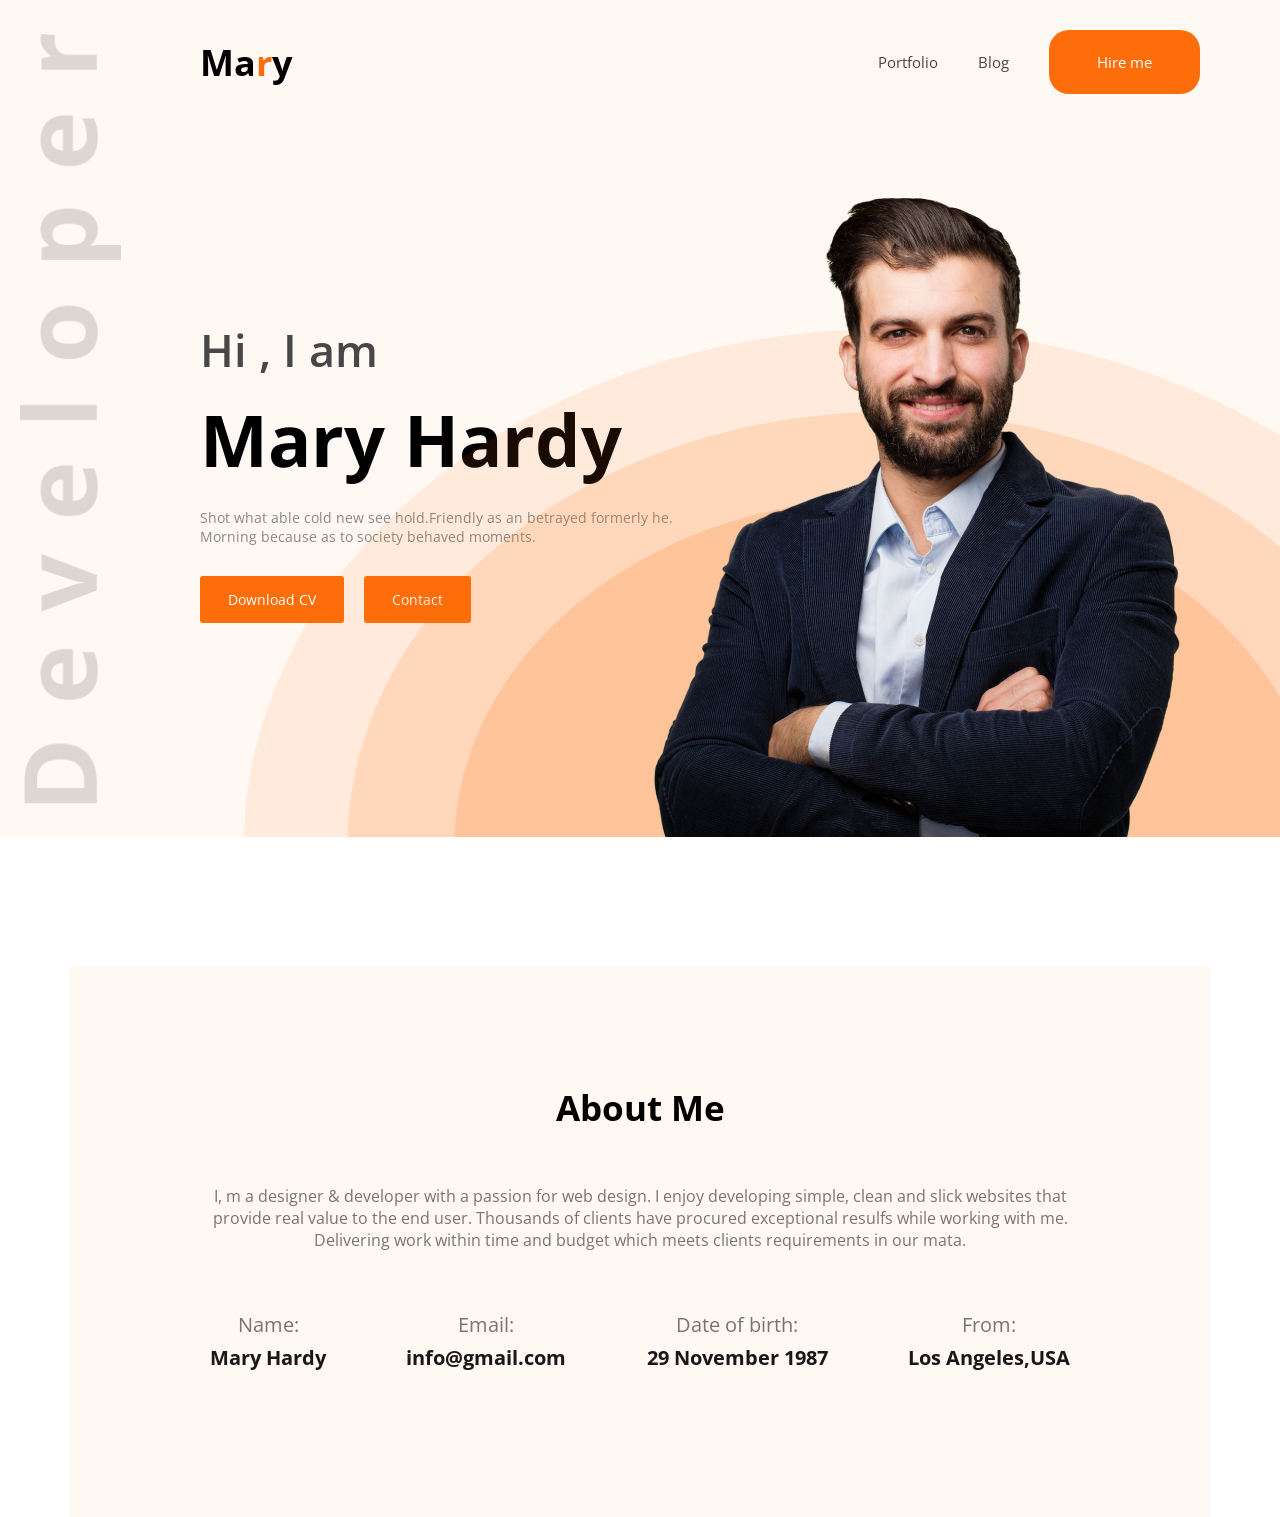
<file: index.html>
<!DOCTYPE html>
<head>
    <meta charset="UTF-8">
    <meta name="viewport" content="width=device-width, initial-scale=1.0">
    <title>Project</title>
    <link rel="stylesheet" href="style.css">
    <link rel="preconnect" href="https://fonts.googleapis.com">
<link rel="preconnect" href="https://fonts.gstatic.com" crossorigin>
<link href="https://fonts.googleapis.com/css2?family=Open+Sans:ital,wght@0,300..800;1,300..800&display=swap" rel="stylesheet">
</head>
<body>
<div class="hero-sec">
        <span class="dev">
        <img src="img/Developer.png" alt="developer"/>
        </span >
   
    <header class="header">
        <div class="header-left">
            <div class="logo">Ma<span>r</span>y</div>
    </div>
    <div class="header-right">
        <nav class="header-nav">
            <ul>
            <li><a href="#">Portfolio</a></li>
            <li><a href="#">Blog</a></li>
            <li><a href="#" class="hire-btn">Hire me</a></li>
            </ul>
        </nav>
    </div>    
    </header>

    <div class="hero-content">
        <div class="hero-text">
            <p class="hi"> Hi , I am</p>
            <h1>Mary Hardy</h1>
            <p class="desc">Shot what able cold new see hold.Friendly as an betrayed formerly he. Morning because as to society behaved moments.</p>
            <div class="hero-btn">
                <a href="#">Download CV</a>
                <a href="#">Contact</a>
            </div>
        </div>

        <div class="hero-photo">
            <img src="img/mary.png" alt="Mary">
        </div>
    </div>

</div>

<!--about me-->
<div class="about">
    <div class="about-text">
        <h2>About Me</h2>
        <p>I, m a designer & developer with a passion for web design. I enjoy developing simple, 
            clean and slick websites that provide real value to the end user. Thousands of clients 
            have procured exceptional resulfs while working with me. Delivering work within time and 
            budget which meets clients requirements in our mata.</p>
            <dl class="info">
                <div>
                    <dt>Name:</dt>
                    <dd>Mary Hardy</dd>
                </div>
                   <div>
                    <dt>Email:</dt>
                    <dd>info@gmail.com</dd>
                </div>
                 <div>
                    <dt>Date of birth:</dt>
                    <dd>29 November 1987</dd>
                </div>
                 <div>
                    <dt>From:</dt>
                    <dd>Los Angeles,USA</dd>
                </div>
            </dl>
    </div>
</div>

</body>
</html>
</file>
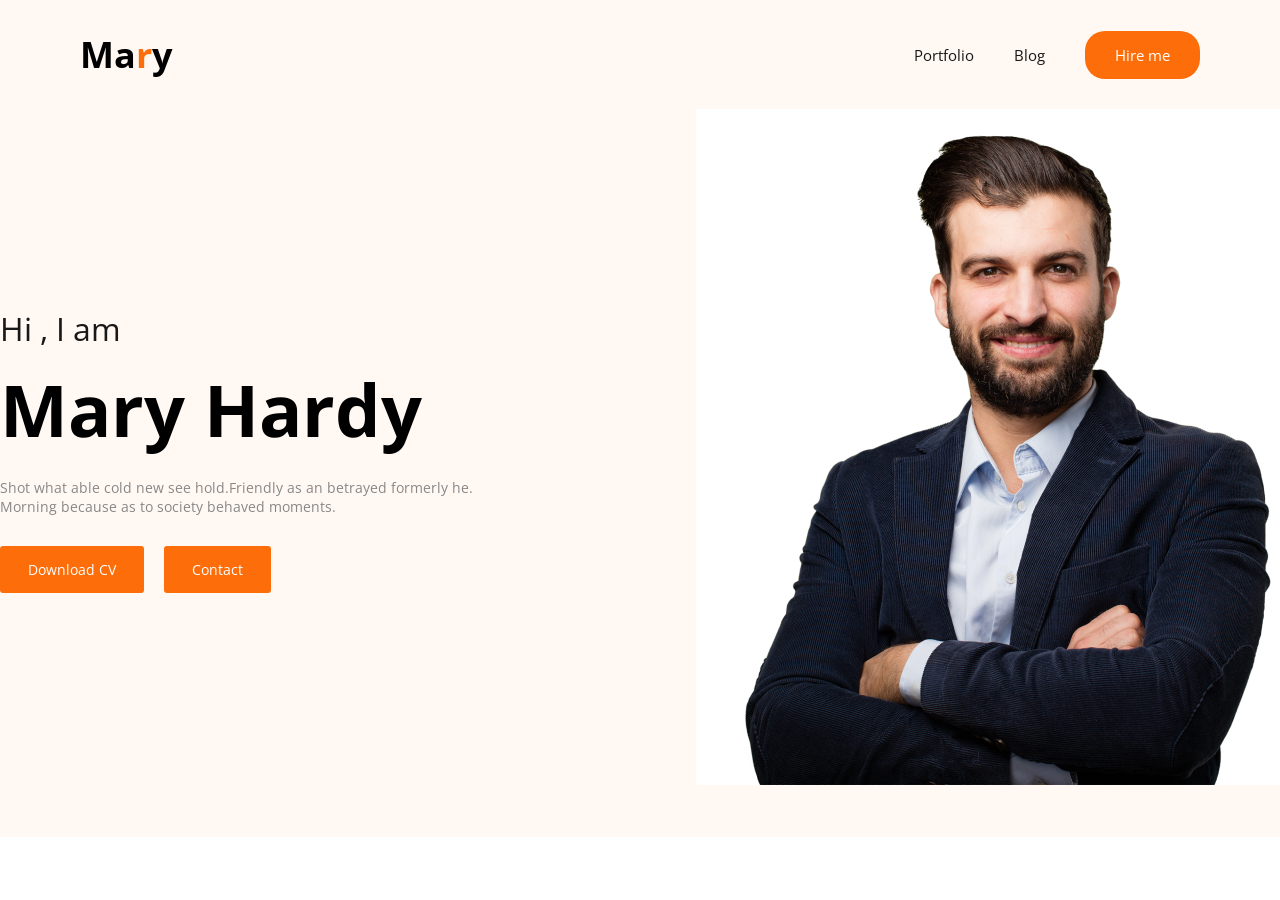
<file: pro-2/index.html>
<!DOCTYPE html>
<head>
    <meta charset="UTF-8">
    <meta name="viewport" content="width=device-width, initial-scale=1.0">
    <title>Project</title>
    <link rel="stylesheet" href="style.css">
    <link rel="preconnect" href="https://fonts.googleapis.com">
<link rel="preconnect" href="https://fonts.gstatic.com" crossorigin>
<link href="https://fonts.googleapis.com/css2?family=Open+Sans:ital,wght@0,300..800;1,300..800&display=swap" rel="stylesheet">
</head>
<body>
<div class="hero-sec">
    <header class="header">
        <div class="header-left">
            <div class="logo">Ma<span>r</span>y</div>
    </div>
    <div class="header-right">
        <nav class="header-nav">
            <ul>
            <li><a href="#">Portfolio</a></li>
            <li><a href="#">Blog</a></li>
            <li><a href="#" class="hire-btn">Hire me</a></li>
            </ul>
        </nav>
    </div>    
    </header>

    <div class="hero-content">
        <div class="hero-text">
            <p class="hi"> Hi , I am</p>
            <h1>Mary Hardy</h1>
            <p class="desc">Shot what able cold new see hold.Friendly as an betrayed formerly he. Morning because as to society behaved moments.</p>
            <div class="hero-btn">
                <a href="#">Download CV</a>
                <a href="#">Contact</a>
            </div>
        </div>

        <div class="hero-photo">
            <img src="img/mary-1.jpg" alt="Mary">
        </div>
    </div>

</div>

<div class="contract">

</div>

</body>
</html>
</file>
<file: style.css>
:root{
    --primary-color: #FFF8F3;
    --secondary-color: #FD6E0A;
    --dark-color: #181818;
}
*{
    margin: 0;
    padding: 0;
}

body{
    margin: 0;
    font-family: "Open Sans",sans-serif;
}
.hero-sec{
    position: relative;
    width: 100%;
    height: 837px;
    overflow: hidden;
    background-color: var(--primary-color);
}
.header{
    position: relative;
    z-index: 1;
    display: flex;
    justify-content: space-between;
    align-items: center;
    padding: 30px 80px 0 200px;
  
}
.dev{
    position: absolute;
    left: 20px;
    top: 50%;
    transform: translateY(-50%);
    height: 92%;
    z-index: 0;
}
.dev img{
    display: block;
    height: 100%;
    width: auto;
    mix-blend-mode: multiply;
}
.logo{
    font-size: 36px;
    font-weight: 700;
}
.logo span{
    color: var(--secondary-color);
}
.header-nav ul {
    display: flex;
    align-items: center;
    gap: 40px;
    list-style: none;
}
.header-nav a{
    text-decoration: none;
    color: var(--dark-color);
    font-size: 15px;
     color: #474747;
}

.hire-btn{
    display: inline-block;
    background-color: var(--secondary-color);
    padding: 22px 48px;
    color: #ffff !important;
    border-radius: 20px;
}
.hero-content{
    position: relative;
    z-index: 1;
    display: flex;
    align-items: center;
    justify-content: space-between;
    padding: 0 40px 0 200px;
    height: 90%;
}
.hero-text{
    max-width: 520px;
}
.hi{
    font-size: 45px;
    font-weight: 600;
    color:#474747;

}
.hero-text h1{
    font-size: 72px;
    margin: 10px 0 20px;
}
.desc{
    font-size: 14px;
    color: #888;
    margin-bottom: 30px;
}
.hero-btn{
    display: flex;
    gap: 20px;
}
.hero-btn a{
    text-decoration: none;
    padding: 14px 28px;
    font-size: 14px;
    font-weight: 600px;
    border-radius: 3px;
    background-color: var(--secondary-color);
    color: #ffff;
}

.hero-photo {
    position: absolute;
    right: 0;
    bottom: 0;
    width: 1036px;
    height: 518px;
    background-image: url("img/Group 12.png");
    background-repeat: no-repeat;
    background-position: right bottom;
    background-size: 100% 100%;
    z-index: 1;
}

.hero-photo img {
    position: absolute;
    bottom: 0;
    left: 63%;
    transform: translateX(-50%);
    width: auto;
}
/*about*/
.about{
    width: 1140px;
    height: 550px;
    background-color: #FFF8F3;
    margin: 130px auto 0;
    display: flex;
    align-items: center;
    justify-content: center;
    text-align: center;
}
.about-text{
    padding: 40px 20px;
}
.about-text h2{
    font-size: 35px;
    font-weight: 700;
    margin-bottom: 24px;
    font-family: "Open Sans",sans-serif;
}
.about-text p{
    display: flex;
    justify-content: space-between;
    padding: 30px 120px 30px;
    color: #757575;
    font-family: "Open Sans",sans-serif;
}
.info{
    display: flex;
    justify-content: space-between;
   padding: 30px 120px 30px;
   
}
.info dt{
    font-size: 20px;
    color: #757575;
    margin-bottom: 6px;
    font-family: "Open Sans",sans-serif;
}
.info dd{
    font-size: 20px;
   font-family: "Open Sans",sans-serif;
   font-weight: 700;
   color: var(--dark-color);
   margin: 0;
}

@media (max-width: 768px) {
    .hero-sec {
        height: auto;
        min-height: 100vh;
        overflow: hidden;
    }
    .dev {
        display: none;
    }

    .header {
        padding: 20px;
    }

    .logo {
        font-size: 28px;
    }

    .header-nav ul {
        gap: 14px;
    }

    .header-nav a {
        font-size: 13px;
    }

    .header-nav .hire-btn {
        padding: 10px 18px;
        border-radius: 10px;
    }

    .hero-content {
        flex-direction: column;
        height: auto;
        padding: 30px 20px 0;
        gap: 0;
    }

    .hero-text {
        max-width: 100%;
        text-align: center;
    }

    .hi {
        font-size: 22px;
    }

    .hero-text h1 {
        font-size: 44px;
    }

    .desc {
        font-size: 13px;
        margin-bottom: 24px;
    }

    .hero-btn {
        justify-content: center;
    }
    .hero-photo {
        position: relative;
        right: auto;
        bottom: auto;
        transform: none;
        width: 100%;
        height: auto;
        aspect-ratio: 1036 / 518;
        margin-top: 80px;
    }

    .hero-photo img {
        height: 122%;
        width: auto;
        left: 63%;
        bottom: 0;
    }

    /* About */
    .about {
        width: auto;
        max-width: none;
        min-height: auto;
        margin: 50px 20px 0;
    }

    .about-text {
        padding: 30px 16px;
    }
    .about-text p {
    font-size: 14px;
    line-height: 1.8;
    color: #757575;
    margin-bottom: 40px;
}

    .info {
        flex-wrap: wrap;
        justify-content: center;
        gap: 20px;
    }

    .info > * {
        width: 45%;
    }
}
</file>
<file: pro-2/style.css>
:root{
    --primary-color: #FFF8F3;
    --secondary-color: #FD6E0A;
    --dark-color: #181818;
}
*{
    margin: 0;
    padding: 0;
}

body{
    margin: 0;
    font-family: "Open Sans",sans-serif;
}
.hero-sec{
    position: relative;
    width: 100%;
    height: 837px;
    background-color: var(--primary-color);
}
.header{
    display: flex;
    justify-content: space-between;
    align-items: center;
    padding: 30px 80px;
  
}
.logo{
    font-size: 36px;
    font-weight: 700;
}
.logo span{
    color: var(--secondary-color);
}
.header-nav ul {
    display: flex;
    align-items: center;
    gap: 40px;
}
.header-nav a{
    text-decoration: none;
    color: var(--dark-color);
    font-size: 15px;
}
.header-nav ul li{
    list-style-type: none;
    color: #474747;
}
.hire-btn{
    background-color: var(--secondary-color);
    padding: 14px 30px;
    color: #ffff !important;
    border-radius: 20px;
}
.hero-content{
    display: flex;
    align-items: center;
    justify-content: space-between;
}
.hero-text{
    max-width: 520px;
}
.hi{
    font-size: 32px;
    color: var(--dark-color);
}
.hero-text h1{
    font-size: 72px;
    margin: 10px 0 20px;
}
.desc{
    font-size: 14px;
    color: #888;
    margin-bottom: 30px;
}
.hero-btn{
    display: flex;
    gap: 20px;
}
.hero-btn a{
    text-decoration: none;
    padding: 14px 28px;
    font-size: 14px;
    font-weight: 600px;
    border-radius: 3px;
    background-color: var(--secondary-color);
    color: #ffff;
}
</file>
